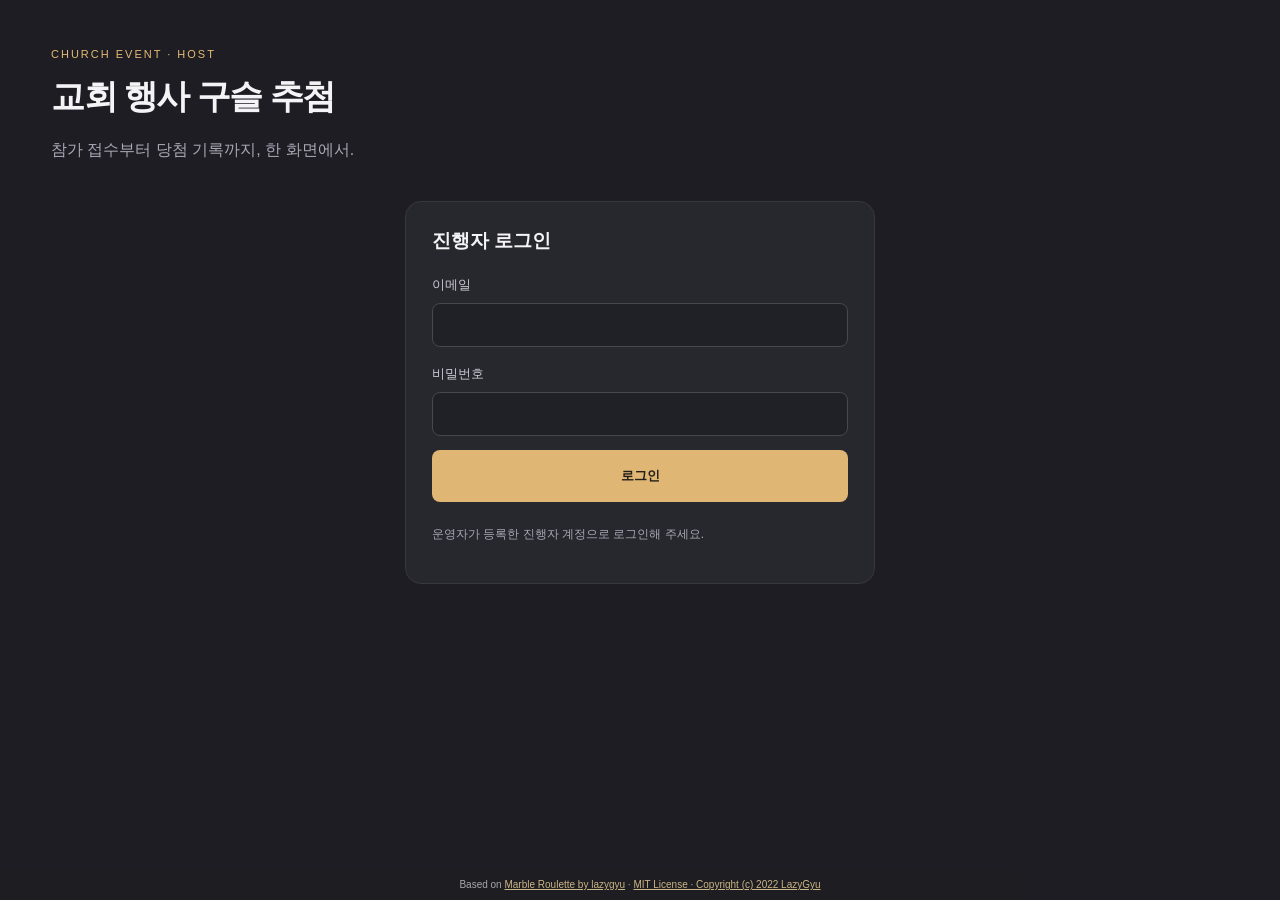
<file: index.html>
<!doctype html><html lang="ko"><meta charset="utf-8"><meta name="viewport" content="width=device-width,initial-scale=1"><meta http-equiv="refresh" content="0;url=./cloud.html"><title>교회 행사 구슬 추첨</title><p><a href="./cloud.html">진행자 화면으로 이동</a></p></html>
</file>
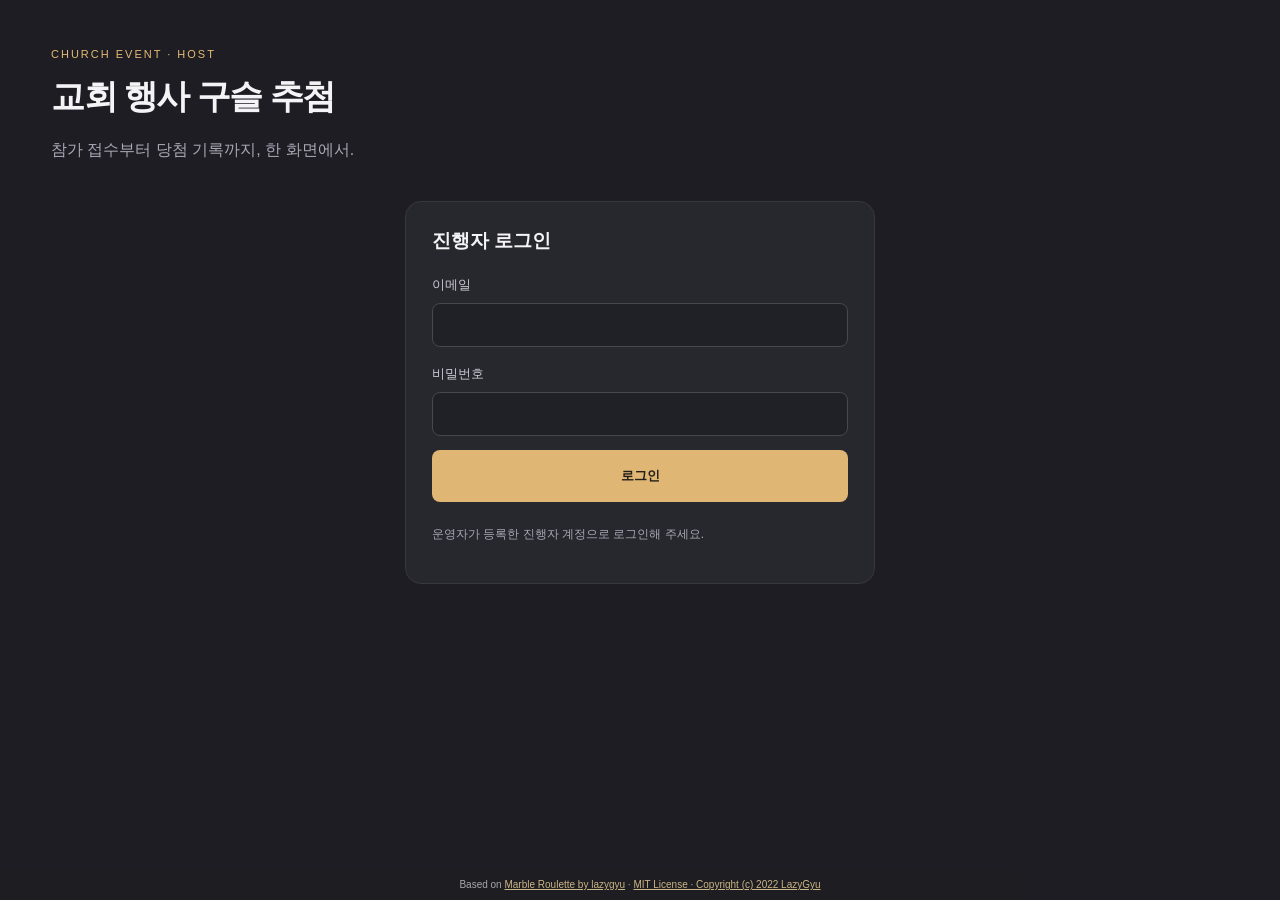
<file: cloud.html>
<!DOCTYPE html><html lang=ko><script type=module src=join.79b191e6.js></script><script type=module src=event.f432dfb7.js></script><script type=module src=cloud.5503dc3d.js></script><meta charset=utf-8><meta name=viewport content="width=device-width,initial-scale=1"><meta name=referrer content=no-referrer><title>교회 행사 구슬 추첨 · 진행자</title><link rel=stylesheet href=cloud.fe49e0fa.css><link rel=stylesheet href=cloud.bd22c536.css><body data-page=host><main><header><span class=eyebrow>CHURCH EVENT · HOST</span><h1>교회 행사 구슬 추첨</h1><p>참가 접수부터 당첨 기록까지, 한 화면에서.</header>
<div id=setup class=notice hidden><b>Supabase 연결 준비가 완료되었습니다.</b><p>프로젝트를 연결하면 실제 QR 접수와 실시간 명단이 활성화됩니다. 지금은 아래 화면을 미리 볼 수 있습니다.<div class=actions><a href=join.html>휴대폰 접수 화면 미리보기 ↗</a><a href=event.html>기존 로컬 추첨 시제품 ↗</a></div></div>
<p id=message role=status aria-live=polite></p>
<form id=login class="card narrow"><h2>진행자 로그인</h2><label for=email>이메일</label><input id=email type=email autocomplete=username required><label for=password>비밀번호</label><input id=password type=password autocomplete=current-password required><button class=primary>로그인</button><p class=muted>운영자가 등록한 진행자 계정으로 로그인해 주세요.</form>
<section id=workspace hidden><div class=toolbar><label for=events>행사 선택</label><select id=events></select><button id=logout class=secondary>로그아웃</button></div>
<form id=create class="card create"><label for=event-title>새 행사 이름</label><input id=event-title maxlength=80 placeholder="교회 가족 초청 행사" required><button>행사 만들기</button></form>
<section id=event-panel hidden><div class=event-heading><h2 id=current-title></h2><button id=delete-event class="danger secondary">행사 삭제</button></div><section class=metrics><div><strong id=total>0</strong>등록 / 300</div><div><strong id=eligible>0</strong>추첨 가능</div><div><strong id=excluded>0</strong>제외</div><div><strong id=display-state>대기</strong>방송 화면</div></section><p id=connection class=muted>연결 확인 중</p>
<div class=grid><section class=card><h2>참가 방법 설정</h2><label class=check><input id=qr-enabled type=checkbox checked>QR 참가 받기</label><p id=qr-setting-status class=muted><p id=registration-status></p><button id=registration class=secondary>접수 마감</button><div id=qr-options class=qr-row><img id=qr width=196 height=196 alt="이름 등록 페이지로 이동하는 QR 코드"><div><p><a id=join-link target=_blank rel="noopener noreferrer">접수 화면 열기 ↗</a></p><button id=copy-link class=secondary>참가 링크 복사</button><button id=show-qr class=secondary>QR 크게 보기</button><p id=qr-warning class=muted></div></div>
<h2 class=spaced>참가자 관리</h2><label for=search>이름 또는 참가 번호 검색</label><input id=search placeholder="김민수 또는 12"><div class=roster><table><thead><tr><th>번호<th>이름<th>상태<tbody id=roster></table></div><section class=manual-entry><h2>이름 직접 추가</h2><label for=names>명단을 한 번에 붙여넣으세요</label><p id=names-help class=muted>한 줄에 한 명, 쉼표로 구분한 이름, 엑셀에서 복사한 이름 칸을 사용할 수 있습니다. 이름 안의 띄어쓰기는 유지됩니다.</p><textarea id=names rows=5 placeholder="김민수
이은혜
박사랑" aria-describedby="names-help names-status"></textarea><p id=names-status role=status aria-live=polite><div id=names-preview class=names-preview aria-label="추가할 이름 미리보기" hidden></div><p class=muted>같은 이름도 각각 다른 참가자로 추가됩니다. QR 참가를 꺼도 직접 추가할 수 있습니다.</p><button id=import disabled>명단 추가</button></section></section>
<section class=card><h2>방송 화면 연결</h2><p class=muted>연결 링크는 운영진에게만 공유하세요. 새 링크를 만들면 이전 방송 연결은 해제됩니다.</p><button id=pair class=secondary>새 방송 연결 링크 만들기</button><p><a id=display-link target=_blank rel="noopener noreferrer" hidden>방송 화면 연결하기 ↗</a></p><button id=copy-display class=secondary hidden>방송 연결 링크 복사</button><p class=muted id=pair-info></p>
<h2 class=spaced>다음 회차</h2><label for=map>원본 맵</label><select id=map></select><label for=mode>추첨 방식</label><select id=mode><option value=first>선착순 · 먼저 도착한 구슬<option value=last>최후 생존 · 마지막에 남은 구슬</select><label for=count>당첨 인원</label><input id=count type=number min=1 max=300 value=1><label class=check><input id=exclude type=checkbox checked>당첨자를 이후 회차에서 제외</label><button id=shuffle class=secondary>이름표 섞기</button><p id=shuffle-status class=muted>시작 전에 방송 화면에서 이름 배치를 미리 볼 수 있습니다.</p><button id=start class=primary>명단 확정하고 추첨 시작</button><button id=cancel class=secondary disabled>현재 회차 취소</button><p id=round-status role=status><h2 class=spaced>당첨 기록</h2><p class=muted>최근 50개 회차 기준 · 전체 기록은 DB에 보관됩니다.<div id=history class=history></div><button id=export class=secondary>당첨 기록 내려받기</button></section></div></section></section>
</main>
<dialog id=qr-dialog class=qr-dialog aria-labelledby=qr-title><div class=qr-controls><button id=qr-fullscreen class=secondary>전체 화면</button><button id=close-qr class=secondary autofocus>닫기 ×</button></div><div class=qr-presentation><p>휴대폰 카메라로 QR을 비춰 주세요<h2 id=qr-title></h2><img id=qr-large alt="행사 참가 등록 QR 코드"><p id=qr-large-status><p>이름을 등록하고 함께 추첨을 기다려 주세요.</div></dialog>
<dialog id=delete-dialog class=delete-dialog aria-labelledby=delete-title><form id=delete-form><h2 id=delete-title>행사를 삭제할까요?</h2><p>이 행사의 참가자 명단과 모든 추첨 기록이 영구 삭제됩니다. 기존 QR과 방송 연결도 사용할 수 없으며, 되돌릴 수 없습니다.<p>삭제할 행사: <strong id=delete-event-title></strong></p><label for=delete-confirm>위 행사 이름을 똑같이 입력해 주세요.</label><input id=delete-confirm autocomplete=off required><p id=delete-error role=alert><div class=actions><button id=delete-cancel type=button class=secondary>취소</button><button id=delete-submit class=danger disabled>영구 삭제</button></div></form></dialog>
<footer>Based on <a href=https://github.com/lazygyu/roulette>Marble Roulette by lazygyu</a> · <a href=license.html>MIT License · Copyright (c) 2022 LazyGyu</a></footer><script type=module src=cloud.93eede66.js></script>
</file>
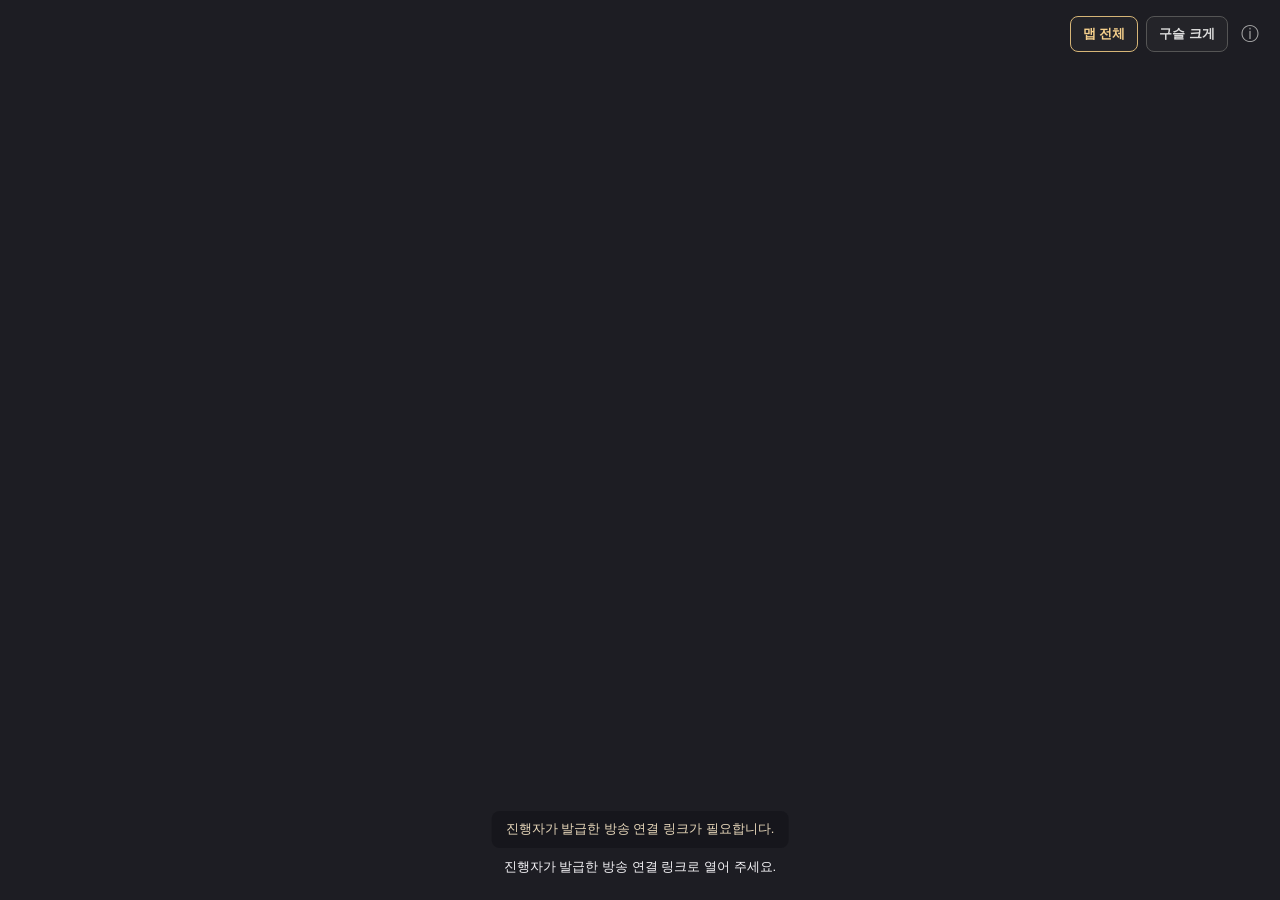
<file: display.html>
<!DOCTYPE html><html lang=ko><script type=importmap>{"imports":{"2v2Ud":"./Box2D.simd.fe9eb441.js","3ncR2":"./waldokun.7e88dd59.png","6rF9E":"./junyoop.d27f0cbf.png","8psVu":"./kkwak.673a610d.png","9pnpA":"./ff.7fdc9e82.svg","NhIoW":"./Box2D.145c3169.js","d0Bxi":"./Box2D.b9b16b27.wasm","g2j2H":"./kubin.f3647b70.png","jPXvW":"./chamru.d6926a56.png","jWTP2":"./Box2D.simd.dd31b167.wasm"}}</script><script type=module src=join.79b191e6.js></script><script type=module src=event.f432dfb7.js></script><script type=module src=event.0ddef1a7.js></script><script type=module src=cloud.5503dc3d.js></script><meta charset=utf-8><meta name=viewport content="width=device-width,initial-scale=1"><meta name=referrer content=no-referrer><title>방송 화면</title><link rel=stylesheet href=cloud.fe49e0fa.css><link rel=stylesheet href=cloud.bd22c536.css><body data-page=display><aside id=registration-panel class=registration-panel aria-label="참가 접수 QR" hidden><div><span class=registration-badge>참가 접수 중</span><h1>QR로<br>참가해 주세요</h1><p>휴대폰 카메라로 스캔하고<br>이름을 등록해 주세요.</p><img id=display-qr alt="참가 등록 QR 코드" width=720 height=720><p id=display-qr-note>QR 준비 중</div></aside><div class=broadcast-tools><button id=view-map class=secondary aria-pressed=true>맵 전체</button><button id=view-marbles class=secondary aria-pressed=false>구슬 크게</button><a class=broadcast-license href=license.html target=_blank rel=noopener aria-label="저작권 및 라이선스">ⓘ</a></div><div class=broadcast-status><span id=message role=status>연결 중</span><p id=setup hidden>진행자가 발급한 방송 연결 링크로 열어 주세요.</p><button id=retry-result class=secondary hidden>결과 저장 다시 시도</button></div><script type=module src=display.f484f25f.js></script>
</file>
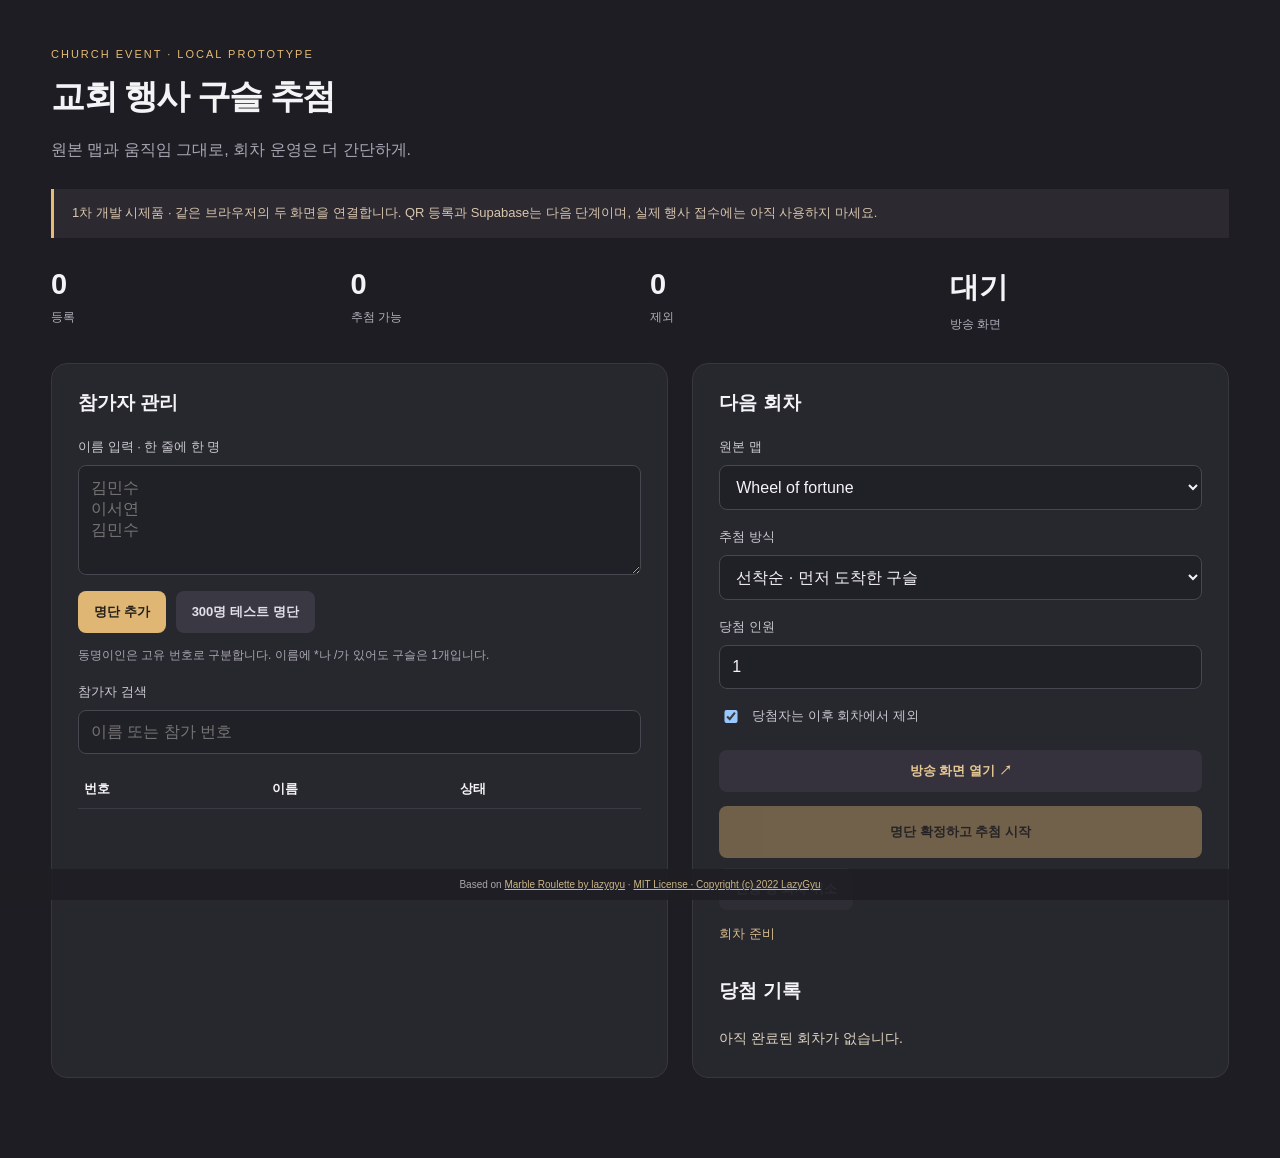
<file: event.html>
<!DOCTYPE html><html lang=ko><script type=importmap>{"imports":{"2v2Ud":"./Box2D.simd.fe9eb441.js","3ncR2":"./waldokun.7e88dd59.png","6rF9E":"./junyoop.d27f0cbf.png","8psVu":"./kkwak.673a610d.png","9pnpA":"./ff.7fdc9e82.svg","NhIoW":"./Box2D.145c3169.js","d0Bxi":"./Box2D.b9b16b27.wasm","g2j2H":"./kubin.f3647b70.png","jPXvW":"./chamru.d6926a56.png","jWTP2":"./Box2D.simd.dd31b167.wasm"}}</script><script type=module src=event.f432dfb7.js></script><script type=module src=event.0ddef1a7.js></script><meta charset=utf-8><meta name=viewport content="width=device-width,initial-scale=1"><title>교회 행사 구슬 추첨 · 개발 시제품</title><link rel=stylesheet href=cloud.fe49e0fa.css><main id=host hidden>
<header><span class=eyebrow>CHURCH EVENT · LOCAL PROTOTYPE</span><h1>교회 행사 구슬 추첨</h1><p>원본 맵과 움직임 그대로, 회차 운영은 더 간단하게.</header>
<div class=notice>1차 개발 시제품 · 같은 브라우저의 두 화면을 연결합니다. QR 등록과 Supabase는 다음 단계이며, 실제 행사 접수에는 아직 사용하지 마세요.</div>
<section class=metrics><div><strong id=total>0</strong>등록</div><div><strong id=eligible>0</strong>추첨 가능</div><div><strong id=excluded>0</strong>제외</div><div><strong id=connection>대기</strong>방송 화면</div></section>
<div class=grid><section class=card><h2>참가자 관리</h2><label for=names>이름 입력 · 한 줄에 한 명</label><textarea id=names placeholder="김민수
이서연
김민수"></textarea><div class=actions><button id=add>명단 추가</button><button id=sample class=secondary>300명 테스트 명단</button></div><p class=muted>동명이인은 고유 번호로 구분합니다. 이름에 *나 /가 있어도 구슬은 1개입니다.</p><label for=search>참가자 검색</label><input id=search placeholder="이름 또는 참가 번호"><div class=roster><table><thead><tr><th>번호<th>이름<th>상태<tbody id=roster></table></div></section>
<section class=card><h2>다음 회차</h2><label for=map>원본 맵</label><select id=map></select><label for=mode>추첨 방식</label><select id=mode><option value=first>선착순 · 먼저 도착한 구슬<option value=last>최후 생존 · 마지막에 남은 구슬</select><label for=count>당첨 인원</label><input id=count type=number min=1 max=300 value=1><label class=check><input id=exclude type=checkbox checked> 당첨자는 이후 회차에서 제외</label><a class=screen-link href="?screen=1" target=_blank rel=noopener>방송 화면 열기 ↗</a><button id=start class=primary>명단 확정하고 추첨 시작</button><button id=cancel class=secondary disabled>진행 중 회차 취소</button><p id=status role=status>방송 화면을 먼저 열어 주세요.<h2>당첨 기록</h2><div id=history class=history>아직 완료된 회차가 없습니다.</div></section></div>
</main><div id=broadcast hidden><div class=broadcast-title>교회 행사 구슬 추첨 <span id=screen-status>진행자 연결 대기</span></div></div><footer>Based on <a href=https://github.com/lazygyu/roulette>Marble Roulette by lazygyu</a> · <a href=license.html target=_blank>MIT License · Copyright (c) 2022 LazyGyu</a></footer><script type=module src=event.5de11f35.js></script>
</file>
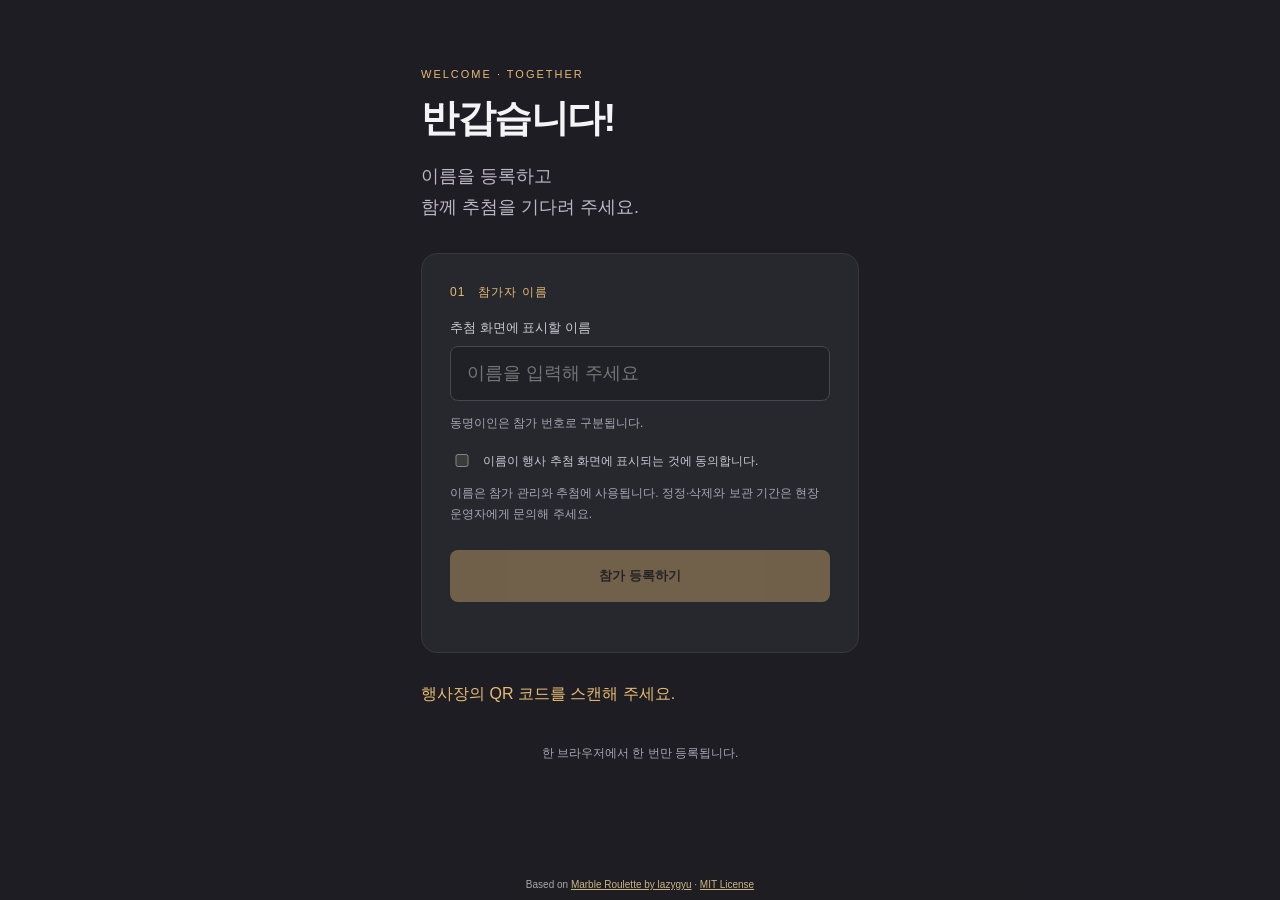
<file: join.html>
<!DOCTYPE html><html lang=ko><script type=module src=join.79b191e6.js></script><meta charset=utf-8><meta name=viewport content="width=device-width,initial-scale=1"><meta name=referrer content=no-referrer><title>교회 행사 · 참가 등록</title><link rel=stylesheet href=cloud.fe49e0fa.css><link rel=stylesheet href=cloud.bd22c536.css><body data-page=join><main class=join-shell><span class=eyebrow>WELCOME · TOGETHER</span><h1 id=join-title>반갑습니다!</h1><p class=intro>이름을 등록하고<br>함께 추첨을 기다려 주세요.<div id=preview-note class=notice hidden>화면 미리보기입니다. 입력한 이름은 전송하거나 저장하지 않습니다.</div><div id=setup class=notice hidden>아직 접수 서비스가 연결되지 않았습니다. 운영자에게 문의해 주세요.</div>
<form id=join-form class=card><span class=step>01 &nbsp; 참가자 이름</span><label for=join-name>추첨 화면에 표시할 이름</label><input id=join-name autocomplete=name placeholder="이름을 입력해 주세요" maxlength=60 required><p class=muted>동명이인은 참가 번호로 구분됩니다.</p><label class=check><input id=consent type=checkbox required>이름이 행사 추첨 화면에 표시되는 것에 동의합니다.</label><p class=muted>이름은 참가 관리와 추첨에 사용됩니다. 정정·삭제와 보관 기간은 현장 운영자에게 문의해 주세요.</p><button id=join-submit class=primary>참가 등록하기</button><p id=capacity class=muted></form>
<section id=receipt class="card receipt" hidden><div class=receipt-icon>✓</div><h2>참가 등록이 완료됐습니다</h2><p id=receipt-name></p><span class=muted>나의 참가 번호</span><strong id=receipt-number></strong><p>창을 닫아도 등록은 유지됩니다.<br>행사장의 추첨 화면을 확인해 주세요.</section><p id=message role=status aria-live=polite><p class="join-foot muted">한 브라우저에서 한 번만 등록됩니다.</main><footer>Based on <a href=https://github.com/lazygyu/roulette>Marble Roulette by lazygyu</a> · <a href=license.html>MIT License</a></footer><script type=module src=join.db503eea.js></script>
</file>
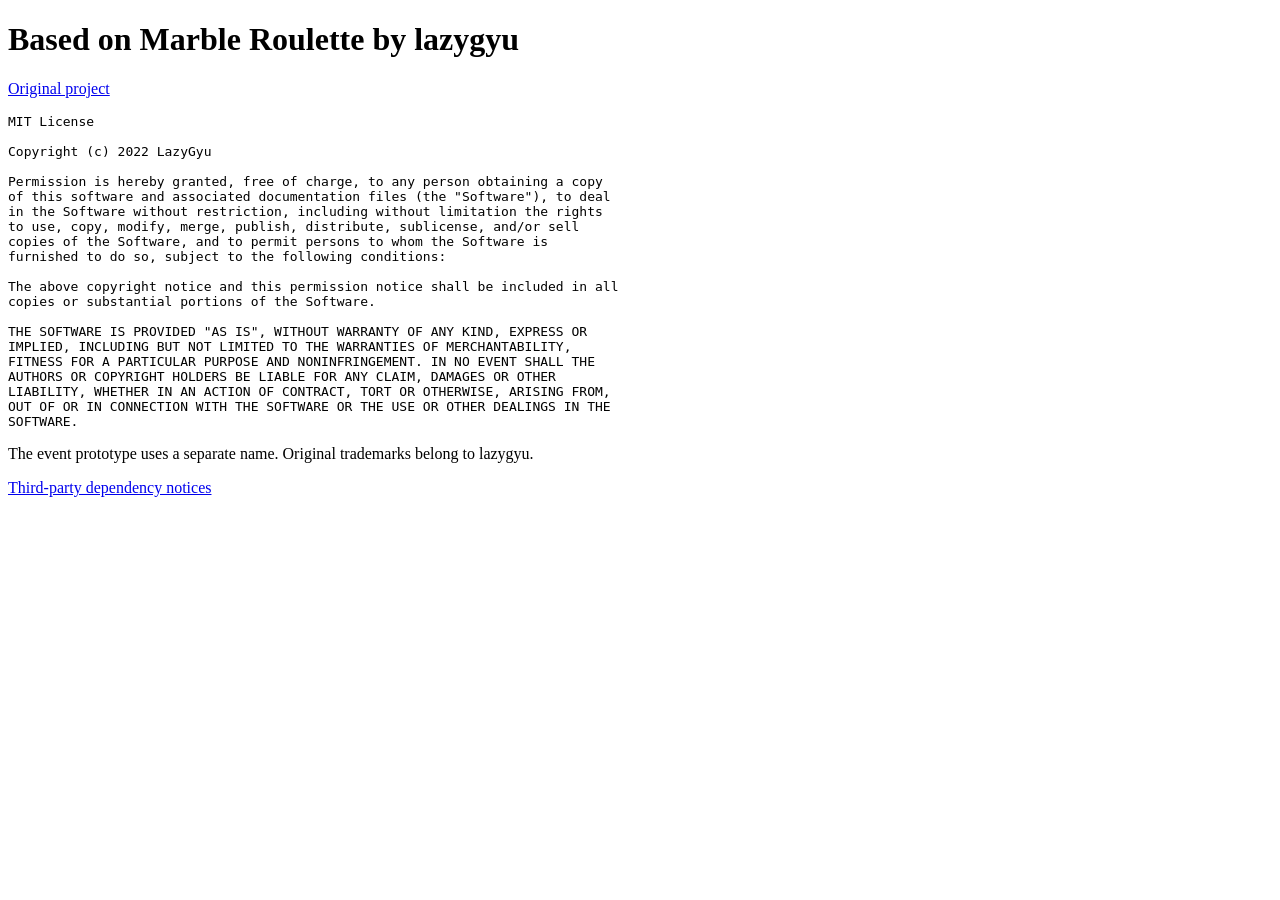
<file: license.html>
<!DOCTYPE html><html lang=en><meta charset=utf-8><title>License and attribution</title><h1>Based on Marble Roulette by lazygyu</h1><p><a href=https://github.com/lazygyu/roulette>Original project</a><pre>MIT License

Copyright (c) 2022 LazyGyu

Permission is hereby granted, free of charge, to any person obtaining a copy
of this software and associated documentation files (the "Software"), to deal
in the Software without restriction, including without limitation the rights
to use, copy, modify, merge, publish, distribute, sublicense, and/or sell
copies of the Software, and to permit persons to whom the Software is
furnished to do so, subject to the following conditions:

The above copyright notice and this permission notice shall be included in all
copies or substantial portions of the Software.

THE SOFTWARE IS PROVIDED "AS IS", WITHOUT WARRANTY OF ANY KIND, EXPRESS OR
IMPLIED, INCLUDING BUT NOT LIMITED TO THE WARRANTIES OF MERCHANTABILITY,
FITNESS FOR A PARTICULAR PURPOSE AND NONINFRINGEMENT. IN NO EVENT SHALL THE
AUTHORS OR COPYRIGHT HOLDERS BE LIABLE FOR ANY CLAIM, DAMAGES OR OTHER
LIABILITY, WHETHER IN AN ACTION OF CONTRACT, TORT OR OTHERWISE, ARISING FROM,
OUT OF OR IN CONNECTION WITH THE SOFTWARE OR THE USE OR OTHER DEALINGS IN THE
SOFTWARE.
</pre><p>The event prototype uses a separate name. Original trademarks belong to lazygyu.<p><a href=THIRD_PARTY_NOTICES.txt>Third-party dependency notices</a>
</file>
